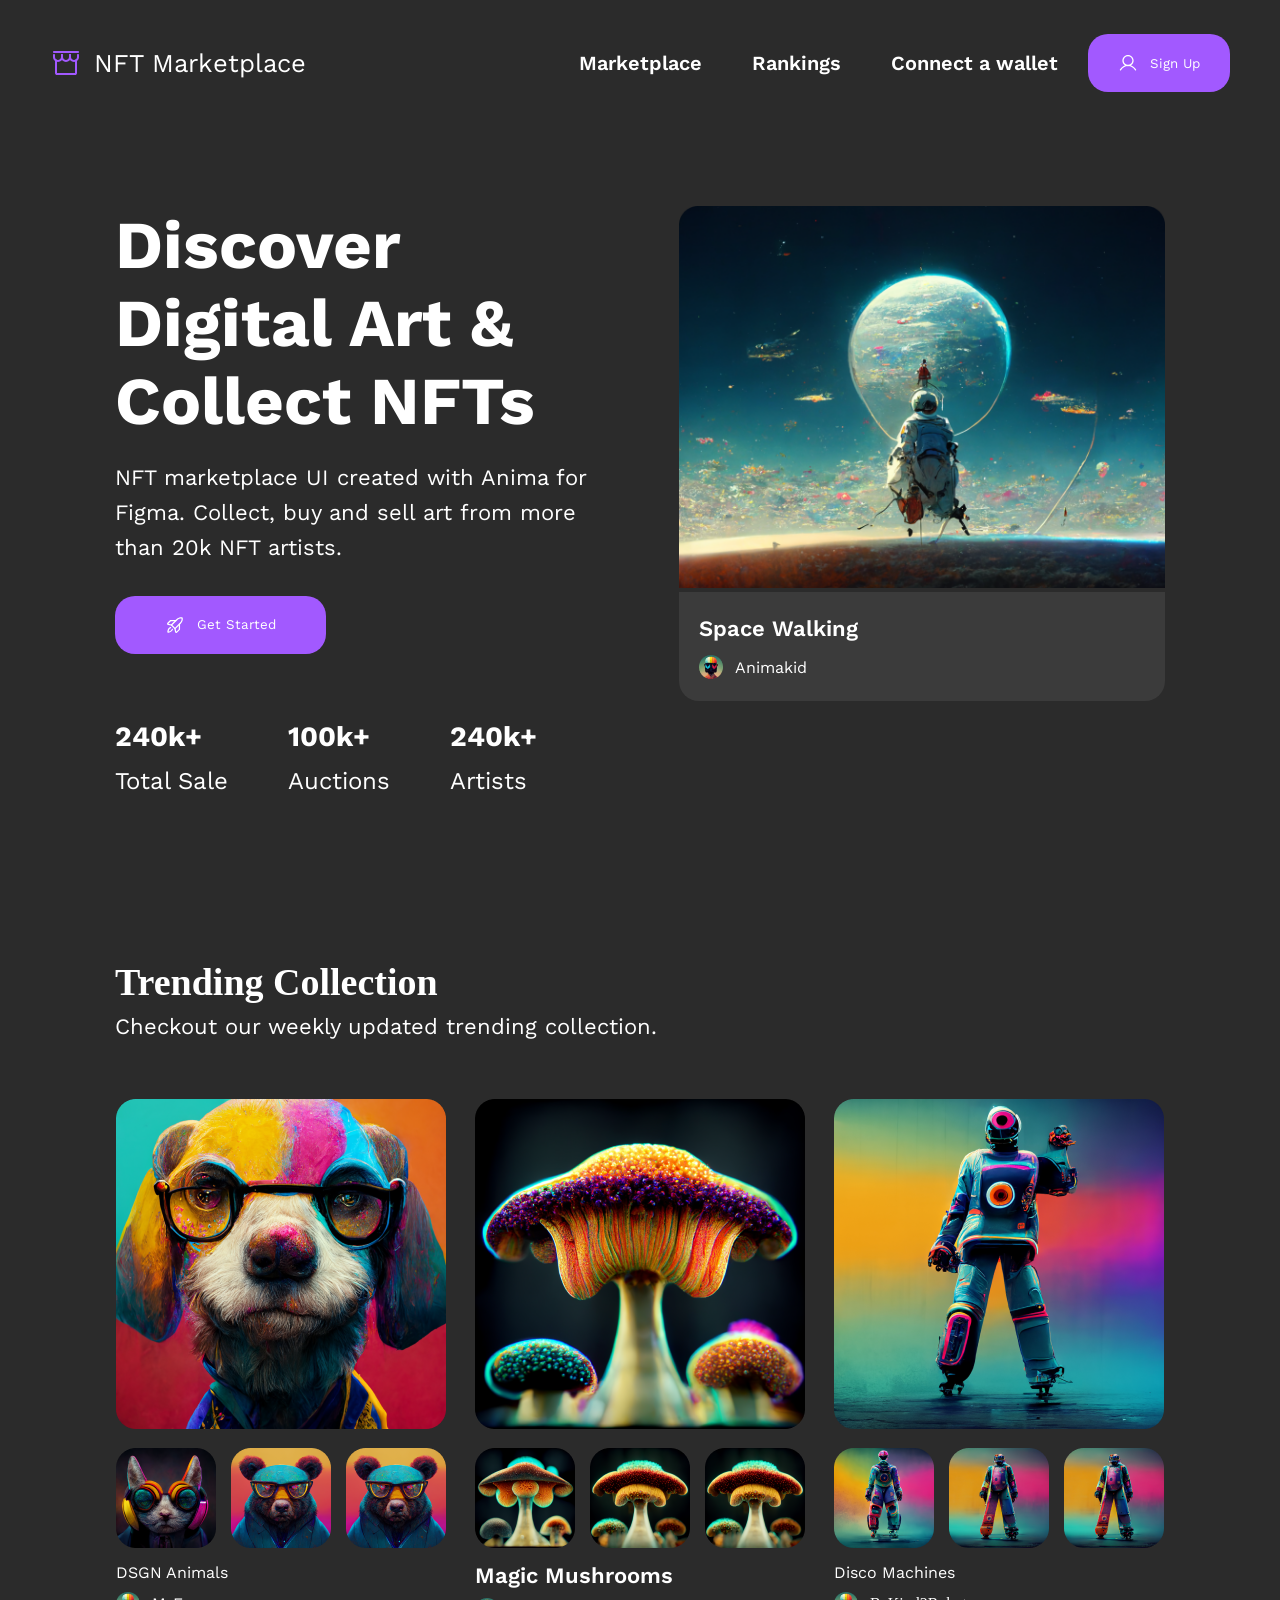
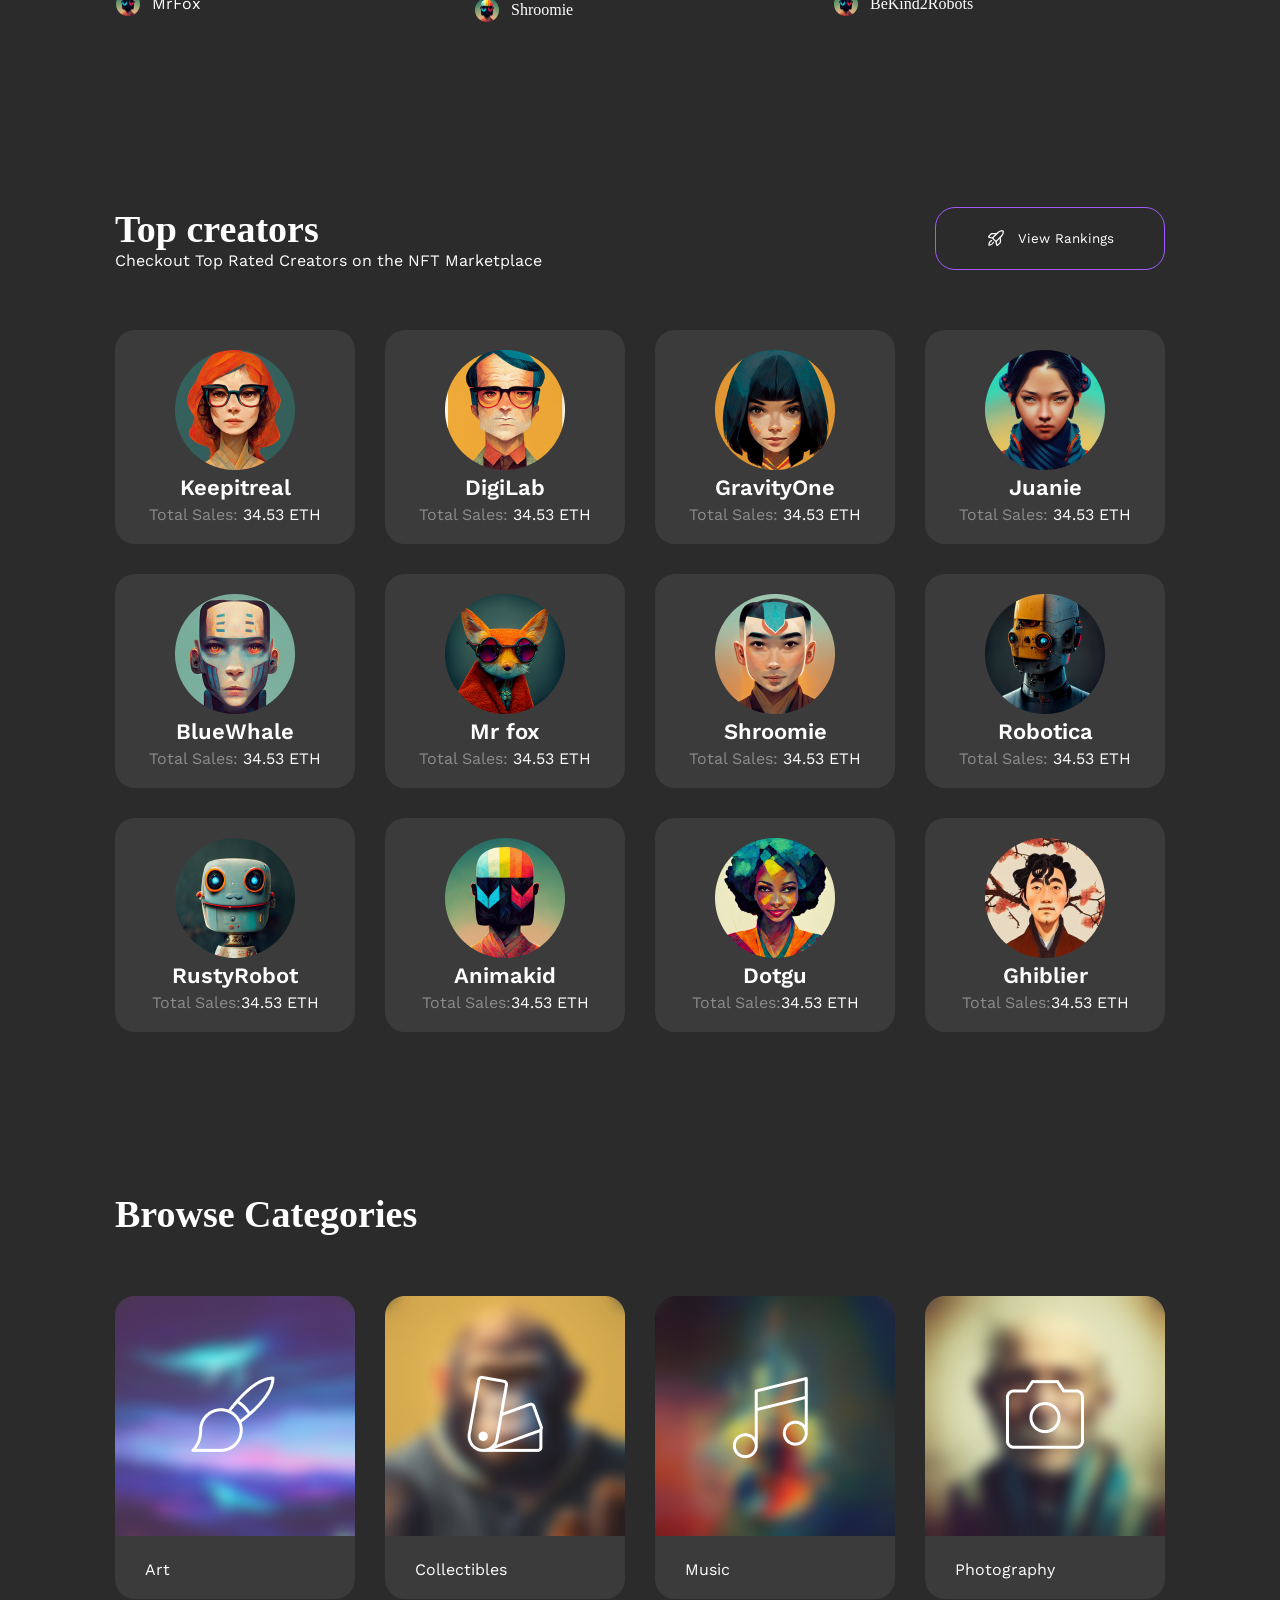
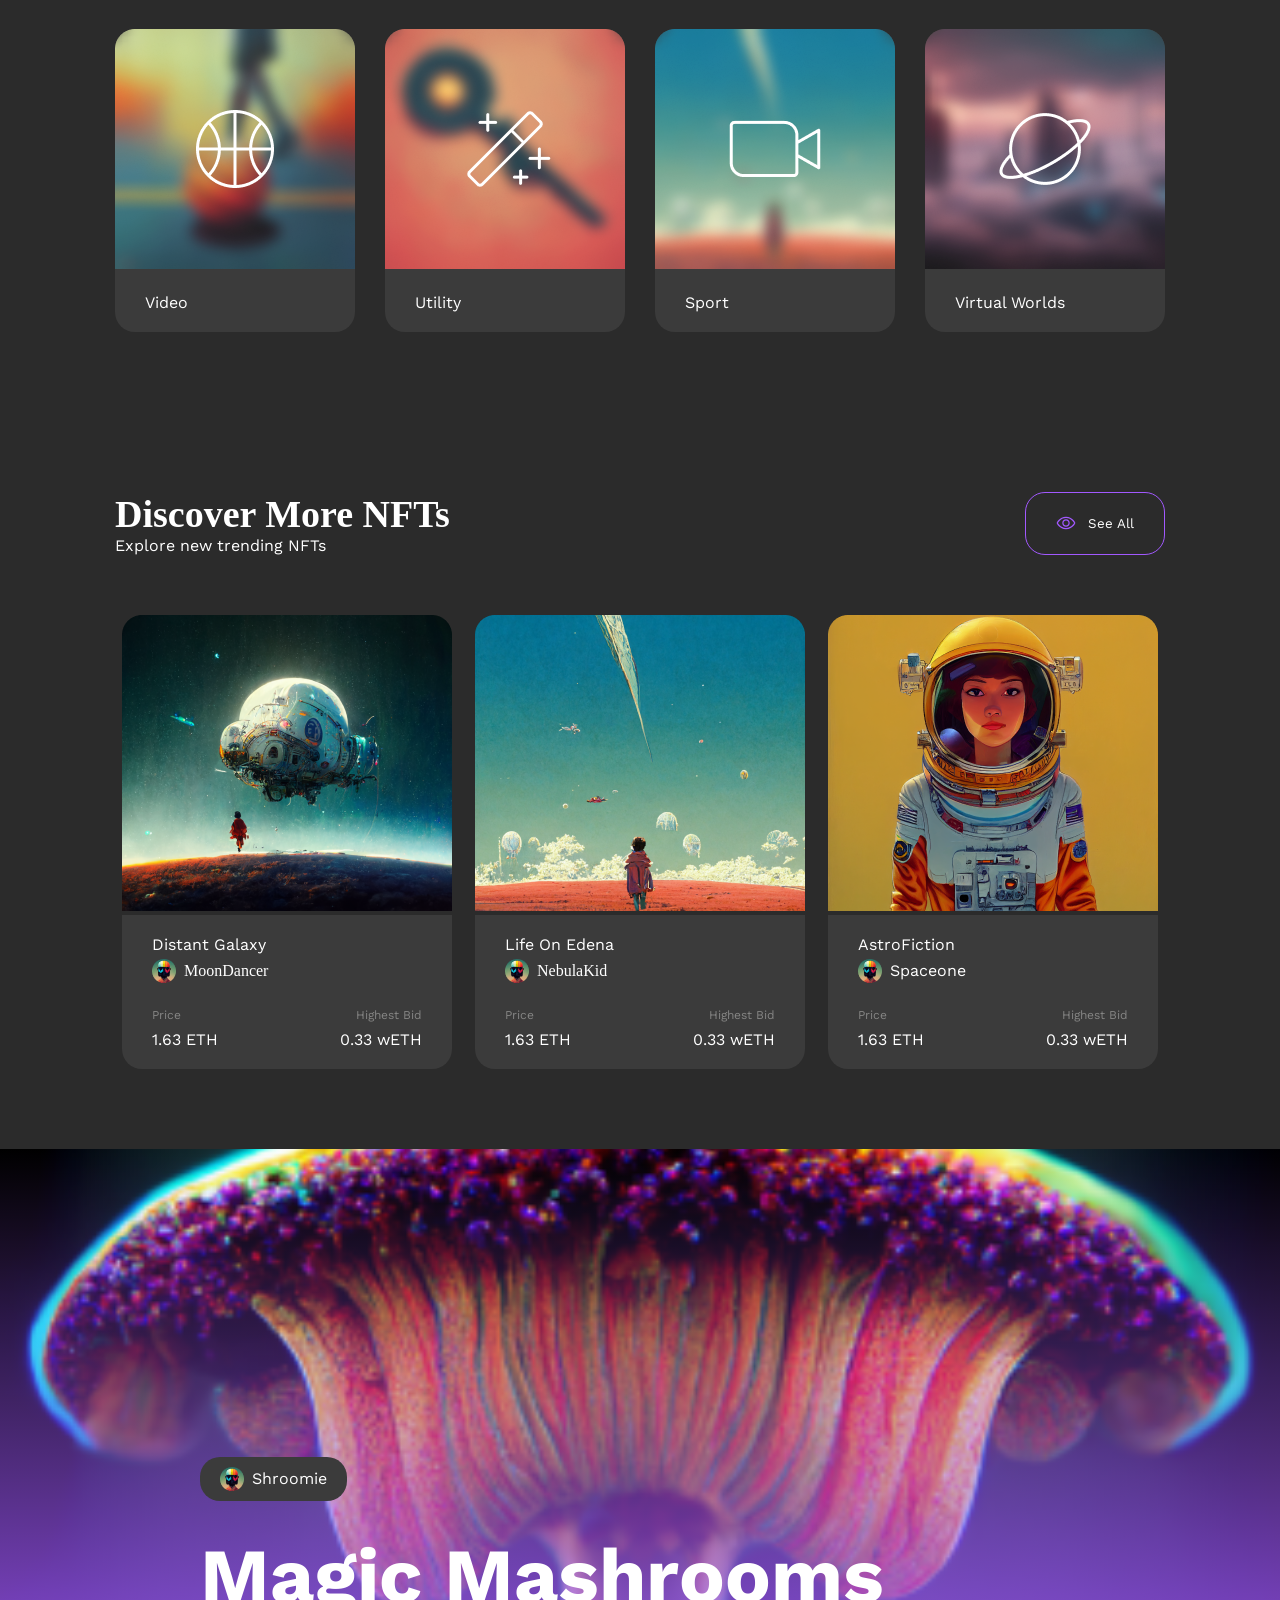
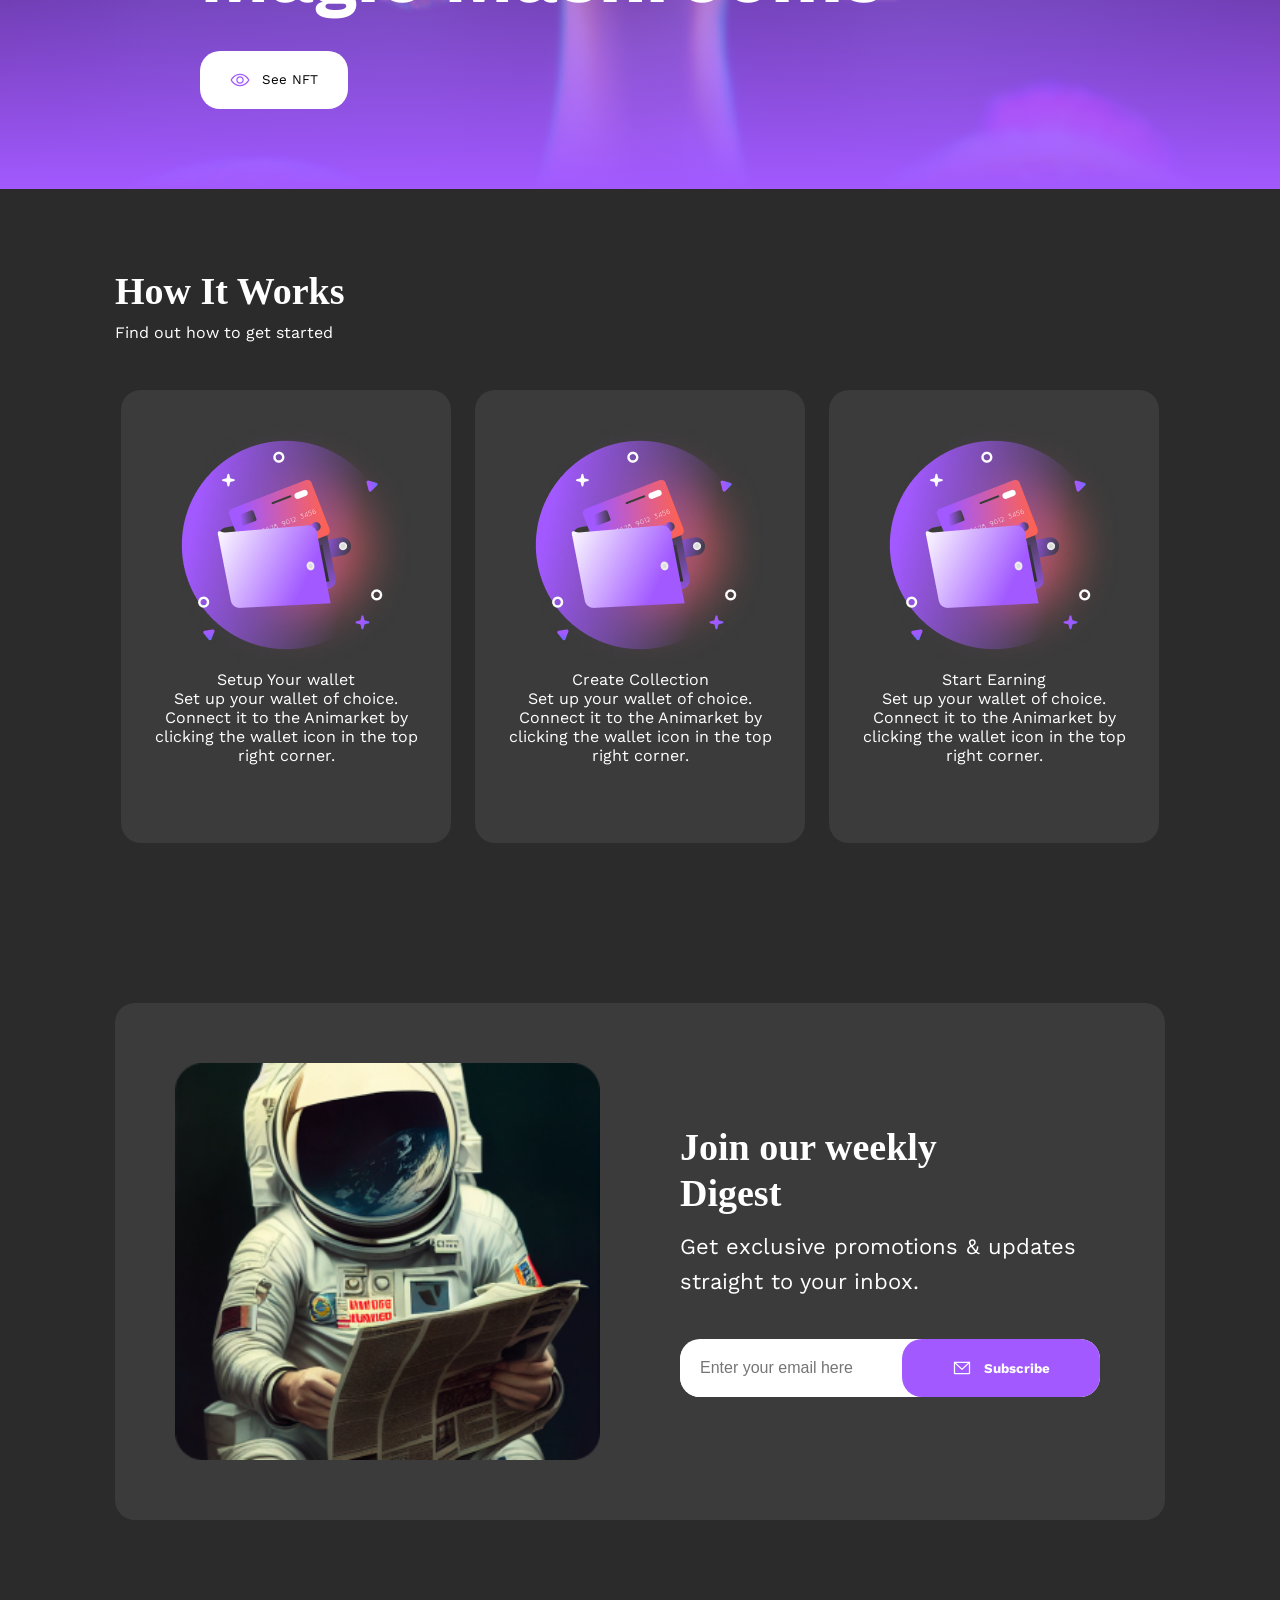
<file: index.html>
<!DOCTYPE html>
<html lang="en">

<head>
    <meta charset="UTF-8">
    <meta name="viewport" content="width=device-width, initial-scale=1.0">
    <title>Document</title>
    <link rel="stylesheet" href="./assets/style.css">
    <link rel="stylesheet" href="assets/media.css">
    <link rel="preconnect" href="https://fonts.googleapis.com">
    <link rel="preconnect" href="https://fonts.gstatic.com" crossorigin>
    <link href="https://fonts.googleapis.com/css2?family=Work+Sans:ital,wght@0,100..900;1,100..900&display=swap"
        rel="stylesheet">
</head>

<body>
    <header>
        <div class="logo">
            <img src="images/logo.svg" alt="logo">
            <span>NFT Marketplace</span>
        </div>
        <nav>
            <ul>
                <li>Marketplace</li>
                <li>Rankings</li>
                <li>Connect a wallet</li>
            </ul>
            <button class="btn"><img src="images/User.svg" alt="icon">Sign Up</button>
        </nav>
    </header>
    <div class="container">
        <section class="hero">
            <div class="hero__left">
                <h1 class="hero__title">Discover Digital Art & Collect NFTs
                    <p class="hero__paragraph">NFT marketplace UI created with Anima for Figma. Collect, buy and sell
                        art from more

                        than 20k NFT
                        artists.
                    </p>
                    <button class="btn"><img src="images/rocked.svg" alt="icon">Get Started</button>
                    <div class="hero__left-stats">
                        <div>
                            <span>240k+</span>
                            <p>Total Sale</p>
                        </div>
                        <div>
                            <span>100k+</span>
                            <p>Auctions</p>
                        </div>
                        <div>
                            <span>240k+</span>
                            <p>Artists</p>
                        </div>
                    </div>
            </div>
            <div class="hero__right">
                <img class="hero__right-bg" src="images/hero-bg.png" alt="">
                <div class="hero__right-dc">
                    <span>Space Walking</span>
                    <div><img src="images/avatar.png" alt="icon">
                        <p>Animakid</p>
                    </div>
                </div>
            </div>
        </section>
    </div>
    <div class="container">
        <section class="collection">
            <h2 class="collection__title">Trending Collection</h2>
            <p class="collection__paragraph">Checkout our weekly updated trending collection.</p>
            <div class="collection__cards">
                <div class="cards__card">
                    <img src="images/card/primary1.png" alt="">
                    <div class="images">
                        <img src="images/card/secondary11.png" alt="">
                        <img src="images/card/secondary12.png" alt="">
                        <img src="images/card/secondary12.png" alt="">
                    </div>
                    <span>DSGN Animals</span>
                    <div class="card-profile"><img src="images/avatar.png" alt="icon">
                        <p>MrFox</p>
                    </div>
                </div>
                <div class="cards__card">
                    <img src="images/card/primary2.png" alt="">
                    <div class="images">
                        <img src="images/card/secondary21.png" alt="">
                        <img src="images/card/secondary22.png" alt="">
                        <img src="images/card/secondary22.png" alt="">
                    </div>
                    <span class="card-title">Magic Mushrooms</span>
                    <div class="card-profile"><img src="images/avatar.png" alt="icon">Shroomie</div>
                </div>
                <div class="cards__card">
                    <img src="images/card/primary3.png" alt="">
                    <div class="images">
                        <img src="images/card/secondary31.png" alt="">
                        <img src="images/card/secondary32.png" alt="">
                        <img src="images/card/secondary32.png" alt="">
                    </div>
                    <span>Disco Machines</span>
                    <div class="card-profile"><img src="images/avatar.png" alt="icon">BeKind2Robots</div>
                </div>
            </div>
        </section>
    </div>
    <div class="container">
        <section class="creators">
            <div class="creators__title">
                <div>
                    <h2>Top creators</h2>
                    <p class="creatirs__title-pr">Checkout Top Rated Creators on the NFT Marketplace</p>
                </div>
                <button class="btn"><img src="images/rocked.svg" alt="">View Rankings</button>
            </div>
            <div class="creators__artists">
                <div class="artists-artist">
                    <img src="images/artists/artist1.png" alt="artist-icon">
                    <div class="artist-info">
                        <span class="name">Keepitreal</span>
                        <p>Total Sales: <span>34.53 ETH</span></p>
                    </div>
                </div>
                <div class="artists-artist">
                    <img src="images/artists/artist2.png" alt="artist-icon">
                    <div class="artist-info">
                        <span class="name">DigiLab</span>
                        <p>Total Sales: <span>34.53 ETH</span></p>
                    </div>
                </div>
                <div class="artists-artist">
                    <img src="images/artists/artist3.png" alt="artist-icon">
                    <div class="artist-info">
                        <span class="name">GravityOne</span>
                        <p>Total Sales: <span>34.53 ETH</span></p>
                    </div>
                </div>
                <div class="artists-artist">
                    <img src="images/artists/artist4.png" alt="artist-icon">
                    <div class="artist-info">
                        <span class="name">Juanie</span>
                        <p>Total Sales: <span>34.53 ETH</span></p>
                    </div>
                </div>
                <div class="artists-artist">
                    <img src="images/artists/artist5.png" alt="artist-icon">
                    <div class="artist-info">
                        <span class="name">BlueWhale</span>
                        <p>Total Sales: <span>34.53 ETH</span></p>
                    </div>
                </div>
                <div class="artists-artist">
                    <img src="images/artists/artist6.png" alt="artist-icon">
                    <div class="artist-info">
                        <span class="name">Mr fox</span>
                        <p>Total Sales: <span>34.53 ETH</span></p>
                    </div>
                </div>
                <div class="artists-artist">
                    <img src="images/artists/artist7.png" alt="artist-icon">
                    <div class="artist-info">
                        <span class="name">Shroomie</span>
                        <p>Total Sales: <span>34.53 ETH</span></p>
                    </div>
                </div>
                <div class="artists-artist">
                    <img src="images/artists/artist8.png" alt="artist-icon">
                    <div class="artist-info">
                        <span class="name">Robotica</span>
                        <p>Total Sales: <span>34.53 ETH</span></p>
                    </div>
                </div>
                <div class="artists-artist">
                    <img src="images/artists/artist9.png" alt="artist-icon">
                    <div class="artist-info">
                        <span class="name">RustyRobot</span>
                        <p>Total Sales:<span>34.53 ETH</span></p>
                    </div>
                </div>
                <div class="artists-artist">
                    <img src="images/artists/artist10.png" alt="artist-icon">
                    <div class="artist-info">
                        <span class="name">Animakid</span>
                        <p>Total Sales:<span>34.53 ETH</span></p>
                    </div>
                </div>
                <div class="artists-artist">
                    <img src="images/artists/artist11.png" alt="artist-icon">
                    <div class="artist-info">
                        <span class="name">Dotgu</span>
                        <p>Total Sales:<span>34.53 ETH</span></p>
                    </div>
                </div>
                <div class="artists-artist">
                    <img src="images/artists/artist12.png" alt="artist-icon">
                    <div class="artist-info">
                        <span class="name">Ghiblier</span>
                        <p>Total Sales:<span>34.53 ETH</span></p>
                    </div>
                </div>
            </div>
        </section>
    </div>
    <div class="container">
        <section class="browse">
            <h2 class="browse__title">Browse Categories</h2>
            <div class="browse__categories">
                <div class="category">
                    <img src="images/categories/art.png" alt="">
                    <div class="category-title">
                        <span>Art</span>
                    </div>
                </div>
                <div class="category">
                    <img src="images/categories/collectibles.png" alt="">
                    <div class="category-title">
                        <span>Collectibles</span>
                    </div>
                </div>
                <div class="category">
                    <img src="images/categories/music.png" alt="">
                    <div class="category-title">
                        <span>Music</span>
                    </div>
                </div>
                <div class="category">
                    <img src="images/categories/photography.png" alt="">
                    <div class="category-title">
                        <span>Photography</span>
                    </div>
                </div>
                <div class="category">
                    <img src="images/categories/sport.png" alt="">
                    <div class="category-title">
                        <span>Video</span>
                    </div>
                </div>
                <div class="category">
                    <img src="images/categories/utility.png" alt="">
                    <span>Utility</span>
                </div>
                <div class="category">
                    <img src="images/categories/video.png" alt="">
                    <span>Sport</span>
                </div>
                <div class="category">
                    <img src="images/categories/virtual.png" alt="">
                    <div class="">
                        <span>Virtual Worlds</span>
                    </div>
                </div>
            </div>

    </div>
    <div class="container">
        <section class="discover">
            <div class="discover__title">
                <div>
                    <h2>Discover More NFTs</h2>
                    <p class="creatirs__title-pr">Explore new trending NFTs</p>
                </div>
                <button class="btn"><img src="images/eye.svg" alt="Eye-icon">See All</button>
            </div>
            <div class="discover__cards">
                <div class="cards__card">
                    <img src="images/discover-card-bg1.png" alt="Card-icon">
                    <div class="card-info">
                        <span>Distant Galaxy</span>
                        <div class="card-profile"><img src="images/avatar.png" alt="icon">MoonDancer</div>
                        <div class="card-price">
                            <span>Price</span>
                            <span>Highest Bid</span>
                        </div>

                        <div class="card-bid">
                            <span>1.63 ETH</span>
                            <span>0.33 wETH</span>
                        </div>
                    </div>
                </div>
                <div class="cards__card">
                    <img src="images/discover-card-bg2.png" alt="Card-icon">
                    <div class="card-info">
                        <span>Life On Edena</span>
                        <div class="card-profile"><img src="images/avatar.png" alt="icon">NebulaKid</div>
                        <div class="card-price">
                            <span>Price</span>
                            <span>Highest Bid</span>
                        </div>

                        <div class="card-bid">
                            <span>1.63 ETH</span>
                            <span>0.33 wETH</span>
                        </div>

                    </div>
                </div>
                <div class="cards__card">
                    <img src="images/discover-card-bg3.png" alt="Card-icon">
                    <div class="card-info">
                        <span>AstroFiction</span>
                        <div class="card-profile"><img src="images/avatar.png" alt="icon">
                            <p>Spaceone</p>
                        </div>
                        <div class="card-price">
                            <span>Price</span>
                            <span>Highest Bid</span>
                        </div>

                        <div class="card-bid">
                            <span>1.63 ETH</span>
                            <span>0.33 wETH</span>
                        </div>
                    </div>
                </div>
            </div>
        </section>
    </div>
    <div class="container-mashroom">
        <section class="mashrooms">
            <div class="mashrooms__info">
                <div>
                    <div class="mashrooms-profile"><img src="images/avatar.png" alt="icon">
                        <p>Shroomie</p>
                    </div>
                    <h1>Magic Mashrooms</h1>
                    <button class="btn"><img src="images/eye.svg" alt="">See NFT</button>
                </div>
                <div class="mashrooms__time">

                </div>
            </div>
        </section>
    </div>

    <div class="container">
        <section class="works">
            <h2 class="works__title">How It Works</h2>
            <p>Find out how to get started</p>
            <div class="works__cards">
                <div class="cards-card">
                    <img src="images/works-bg.png" alt="">
                    <span>Setup Your wallet</span>
                    <p>Set up your wallet of choice. Connect it to the Animarket by clicking the wallet icon in the top
                        right corner.</p>
                </div>
                <div class="cards-card">
                    <img src="images/works-bg.png" alt="">
                    <span>Create Collection</span>
                    <p>Set up your wallet of choice. Connect it to the Animarket by clicking the wallet icon in the top
                        right corner.</p>
                </div>
                <div class="cards-card">
                    <img src="images/works-bg.png" alt="">
                    <span>Start Earning</span>
                    <p>Set up your wallet of choice. Connect it to the Animarket by clicking the wallet icon in the top
                        right corner.</p>
                </div>
            </div>

        </section>
    </div>
    <div class="container">
        <section class="digest">
            <img class="digest-img" src="images/digest-bg.png" alt="">
            <div class="digest-info">
                <h2>Join our weekly <br> Digest</h2>
                <p>Get exclusive promotions & updates straight to your inbox.</p>
                <form class="digest-form">
                    <input type="email" placeholder="Enter your email here" required>
                    <button class="btn"><img src="images/subscribe.svg">Subscribe</button>
                </form>

            </div>
        </section>
    </div>
</body>

</html>
</file>
<file: assets/style.css>
* {
    margin: 0;
    padding: 0;
    box-sizing: border-box;
}

h1,
p,
li,
button,
span {
    font-family: "Work Sans", sans-serif;
}

h2 {
    font-size: 38px;
}

body {
    background: #2B2B2B;
    color: #fff;
}


.container {
    max-width: 1920px;
    margin: 0 auto;
    padding: 80px 200px;
}

header {
    display: flex;
    align-items: center;
    justify-content: space-between;
    padding: 34px 50px;
}

header .logo {
    display: flex;
    align-items: center;
    gap: 12px;
}

header .logo span {
    font-size: 2vw;
}

header nav {
    display: flex;
    gap: 30px;
}

header nav ul {
    display: flex;
    align-items: center;
    gap: 50px;
    font-size: 26px;
    font-weight: 600;
    list-style: none;
    cursor: pointer;
}

.btn {
    display: flex;
    align-items: center;
    gap: 12px;
    padding: 19px 30px;
    border: none;
    border-radius: 20px;
    background: #A259FF;
    color: #fff;
    cursor: pointer;
}



/* HERO */

.hero {
    width: 100%;
    display: flex;
    justify-content: space-between;
    margin: 0 auto;
}

.hero__title {
    max-width: 563px;
    font-size: 90px;
}

.hero__paragraph {
    max-width: 512px;
    font-size: 22px;
    font-weight: 400;
    line-height: 35.2px;
    margin: 20px 0 30px;

}

.hero__left button {
    padding: 19px 50px;
}

.hero__left-stats {
    display: flex;
    gap: 60px;
    margin-top: 30px;
}

.hero__left-stats span {
    font-size: 28px;
    font-weight: 700;
}

.hero__left-stats p {
    font-size: 23.99px;
    font-weight: 400;
    line-height: 38.38px;

}

.hero__right {
    width: 48%;
}

.hero__right-bg {
    width: 100%;
}

.hero__right-dc {
    padding: 22px 20px;
    background: #3B3B3B;
    border-radius: 0 0 20px 20px;

}

.hero__right-dc span {
    font-size: 28px;
    font-weight: 600;
    line-height: 30.8px;
}

.hero__right-dc div {
    display: flex;
    align-items: center;
    gap: 12px;
    margin-top: 10px;
}

/* COLLECTION */

.collection__title {
    font-size: 38px;
}

.collection__paragraph {
    font-size: 22px;
    margin-top: 10px;
}

.collection__cards {
    display: flex;
    flex-wrap: wrap;
    place-content: center;
    gap: 120px;
    margin-top: 60px;
}

.collection__cards .cards__card .images {
    display: flex;
    gap: 15px;
    margin: 15px 0;
}

.collection__cards .cards__card .card-title {
    font-size: 22px;
    font-weight: 600;
}

.collection__cards .cards__card .card-profile {
    display: flex;
    align-items: center;
    gap: 12px;
    margin-top: 10px;
}


/* CREATORS */

.creators__title {
    display: flex;
    justify-content: space-between;
    margin-bottom: 60px;
}


.creators__title-pr {
    font-size: 22px;
    margin-top: 10px;
}

.creators__title .btn {
    background: transparent;
    border: 1px solid #A259FF;
    padding: 19px 50px;
}

.creators__title .btn:hover {
    background-color: #A259FF;
}

.creators__artists {
    display: grid;
    grid-template-columns: repeat(auto-fit, minmax(240px, 1fr));
    gap: 30px;
}

.creators__artists .artists-artist {
    background: #3B3B3B;
    border-radius: 20px;
    padding: 20px;
}

.creators__artists .artists-artist .artist-info {
    text-align: center;
}

.creators__artists .artists-artist img {
    display: block;
    margin: 0 auto;
    margin-bottom: 5px;
}

.creators__artists .artists-artist .artist-info .name {
    font-size: 22px;
    font-weight: 600;
}

.creators__artists .artist-info p {
    margin-top: 5px;
    font-size: 16px;
    color: #ffffff69;
}

.creators__artists .artist-info p span {
    color: #fff;
}


/* BROWSE */

.browse__title {
    margin-bottom: 60px;
}

.browse__categories {
    display: grid;
    grid-template-columns: repeat(auto-fit, minmax(240px, 1fr));
    gap: 30px;
}

.browse__categories .category {
    background: #3B3B3B;
    border: 0 0 20px 20px;
    border-radius: 20px;
}

.browse__categories .category img {
    width: 100%;
}

.browse__categories .category span {
    display: block;
    margin: 20px 30px;
}


/* DISCOVER */


.discover__title {
    display: flex;
    justify-content: space-between;
    margin-bottom: 60px;
}

.discover__title .btn {
    background: transparent;
    border: 1px solid #A259FF;
}

.discover__cards {
    display: flex;
    justify-content: center;
    flex-wrap: wrap;
    gap: 23px;
}

.card-info {
    padding: 20px 30px;
    background: #3B3B3B;
    border-radius: 0 0 20px 20px;
}

.card-price,
.card-bid {
    width: 100%;
    display: flex;
    justify-content: space-between;
    color: #858584;
    font-size: 12px;
}

.card-bid {
    color: #fff;
    font-size: 16px;
    margin-top: 8px;
}

.card-profile {
    display: flex;
    gap: 8px;
    align-items: center;
    margin: 5px 0 25px;
}

/* MASHROOMS */
.container-mashroom {
    background-image: url('../images/card/primary2.png');
    background-position: center;
    background-repeat: no-repeat;
    background-size: cover;
    height: 895px;
    align-content: end;
}

.mashrooms {
    display: flex;
    background: linear-gradient(180deg, rgba(162, 89, 255, 0) 0%, #A259FF 100%);
    padding: 80px 200px;
    align-items: end;
    height: 100%;
    font-size: 51px;
}

.mashrooms-profile {
    width: max-content;
    display: flex;
    align-items: center;
    gap: 8px;
    font-size: 16px;
    background-color: #3B3B3B;
    padding: 10px 20px;
    border-radius: 20px;
}

.mashrooms h1 {
    margin: 30px 0;
}

.mashrooms .btn {
    background-color: #fff;
    color: #000;
}

.works__title {
    margin-bottom: 10px;
}

.works p {
    margin-bottom: 48px;
}

.works__cards {
    display: flex;
    align-items: center;
    justify-content: center;
    text-align: center;
    gap: 24px;
    flex-wrap: wrap;

}

.works__cards .cards-card {
    max-width: 330px;
    background: #3B3B3B;
    text-align: center;
    padding: 30px;
    border-radius: 20px;
}

.works__cards img {
    display: block;
    margin: 0 auto;
}

/* DIGEST */

.digest {
    display: flex;
    align-items: center;
    justify-content: space-between;
    gap: 80px;
    padding: 60px;
    border-radius: 20px;
    background: #3B3B3B;
}

.digest-img,
.digest-info {
    width: 50%;
}

.digest-info h2 {
    font-size: 64px;
    line-height: 62px;
}

.digest-info p {
    font-size: 32px;
    line-height: 35.2px;
    margin: 40px 0 50px;
    max-width: 570px;
}

.digest-form {
    display: flex;
    align-items: center;
    justify-content: space-between;
    background-color: #ffffff;
    border-radius: 20px;
    width: 420px;
}

.digest-form input {
    width: 100%;
    border: none;
    font-size: 16px;
    padding: 19px 0 20px 20px;
    border-radius: 20px;
}

.digest-form input:focus {
    outline: none;
}

.digest-form button {
    background-color: #A259FF;
    border: none;
    padding: 19px 50px;
    border-radius: 20px;
    cursor: pointer;
    font-weight: bold;
}

.digest-form button:hover {
    background-color: #8747dc;
}
</file>
<file: assets/media.css>
@media (max-width:1340px) {
    .container {
        max-width: 1920px;
        margin: 0 auto;
        padding: 80px 115px;
    }

    header nav ul {
        font-size: 20px;
    }



    .hero {
        gap: 72px;
    }

    .hero__title {
        max-width: 510px;
        font-size: 67px;
    }

    .hero__right-dc span {
        font-size: 22px;
    }

    .collection__cards {
        gap: 29px;
    }

    .collection__title {
        font-size: 38px;
    }

    .collection__paragraph {
        font-size: 22px;
        margin-top: 10px;
    }

    .container-mashroom {
        height: 640px;
    }

    .digest-info h2 {
        font-size: 38px;
        line-height: 45.6px;
    }

    .digest-info p {
        font-size: 22px;
        margin: 12px 0 40px;
    }

}

@media (max-width: 835px) {
    .container {
        padding: 80px 72px;
    }

    header {
        padding: 34px 72px;
    }

    header nav {
        display: none;
    }

    .hero {
        gap: 30px;
    }

    .hero__left h1 {
        max-width: 330px;
        font-size: 38px;
    }

    .hero__left .pr {
        max-width: 330px;
        font-size: 16px;
        line-height: 22.4px;
        margin: 20px 0;
    }

    .hero__left-stats {
        gap: 30px;
    }

    .hero__left-stats span {
        font-size: 22px;
    }

    .hero__left-stats p {
        font-size: 16px;
    }

    .cards__card:last-child {
        display: none;
    }

    .creators__artists .artists-artist:nth-child(n+7) {
        display: none;
    }

    .discover__cards .cards-card:last-child {
        display: none;
    }

    .digest {
        gap: 30px;
        padding: 40px 30px;
    }

    .digest-info h2 {
        font-size: 28px;
        line-height: 39.2px;
    }

    .digest-info p {
        font-size: 16px;
        line-height: 22.4px;
    }

    .digest-form {
        width: 100%;
        align-items: start;
        flex-direction: column;
        background-color: transparent;
        gap: 16px;
    }

    .digest-form input {
        padding: 12px 20px;
    }

    .digest-form button {
        width: 100%;
        justify-content: center;
        padding: 12px 0;
    }
}

@media (max-width:480px) {
    .container {
        padding: 40px 30px;
    }

    header {
        padding: 34px 30px;
    }

    .btn {
        width: 100%;
        justify-content: center;
    }

    header .logo span {
        font-size: 4vw;
    }

    .hero {
        flex-direction: column;
    }

    .hero h1 {
        font-size: 28px;
    }

    .hero__title {
        margin: 0 auto;
    }

    .hero__right {
        width: 100%;
    }

    .hero__right-bg {
        width: 100%;
    }

    .hero__paragraph {
        font-size: 16px;
        margin: 10px 0 40px;
    }

    .hero__left-stats {
        gap: 22px;
        justify-content: center;
    }

    .browse__title {
        font-size: 28px;
        margin-bottom: 32px;
    }

    .browse__categories {
        grid-template-columns: repeat(2, 152px);
        justify-content: center;
        gap: 24px;
    }

    .browse__categories .category span {
        margin: 20px;
    }

    .collection__cards .cards__card:nth-child(2) {
        display: none;
    }

    .creators__title {
        flex-direction: column;
        gap: 10px;
    }

    .discover__title {
        flex-direction: column;
        gap: 15px;
    }

    .digest {
        flex-direction: column;
        padding: 0;
        background: transparent;
    }

    .digest-img,
    .digest-info {
        width: 100%;
    }


}
</file>
